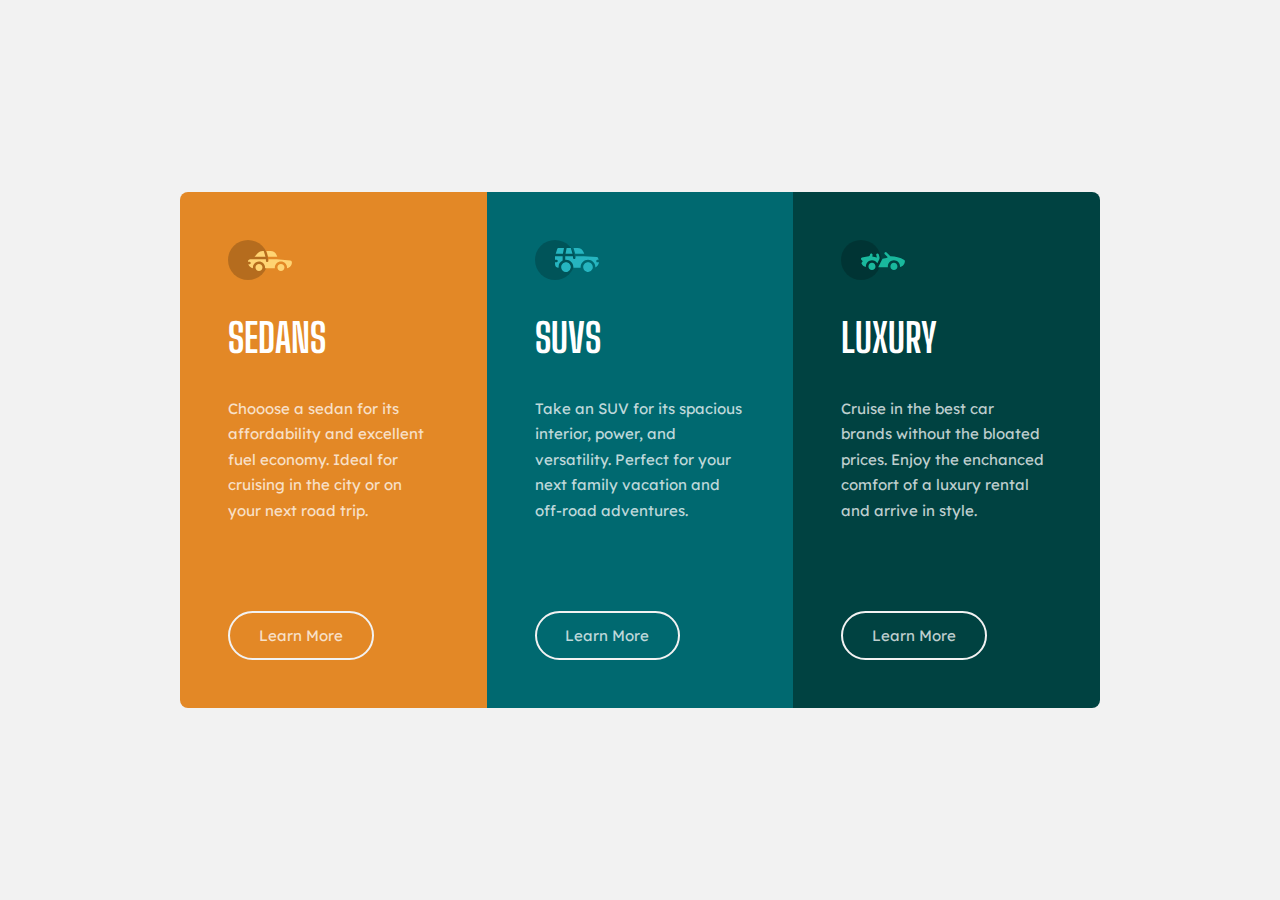
<file: 3-column-preview-card/index.html>
<!DOCTYPE html>
<html lang="en">
    <head>
        <meta charset="UTF-8" />
        <meta http-equiv="X-UA-Compatible" content="IE=edge" />
        <meta name="viewport" content="width=device-width, initial-scale=1.0" />
        <link rel="stylesheet" href="./css/style.css" />
        <title>Document</title>
    </head>
    <body>
        <main class="main">
            <div class="container">
                <div class="card-item card-item--sedan">
                    <img src="./images/icon-sedans.svg" alt="Sedans" />
                    <h1>Sedans</h1>
                    <p>
                        Chooose a sedan for its affordability and excellent fuel
                        economy. Ideal for cruising in the city or on your next
                        road trip.
                    </p>
                    <a href="#">Learn More</a>
                </div>
                <div class="card-item card-item--suvs">
                    <img src="./images/icon-suvs.svg" alt="Suvs" />
                    <h1>suvs</h1>
                    <p>
                        Take an SUV for its spacious interior, power, and
                        versatility. Perfect for your next family vacation and
                        off-road adventures.
                    </p>
                    <a href="#">Learn More</a>
                </div>
                <div class="card-item card-item--luxury">
                    <img src="./images/icon-luxury.svg" alt="Luxury" />
                    <h1>Luxury</h1>
                    <p>
                        Cruise in the best car brands without the bloated
                        prices. Enjoy the enchanced comfort of a luxury rental
                        and arrive in style.
                    </p>
                    <a href="#">Learn More</a>
                </div>
            </div>
        </main>
    </body>
</html>
</file>
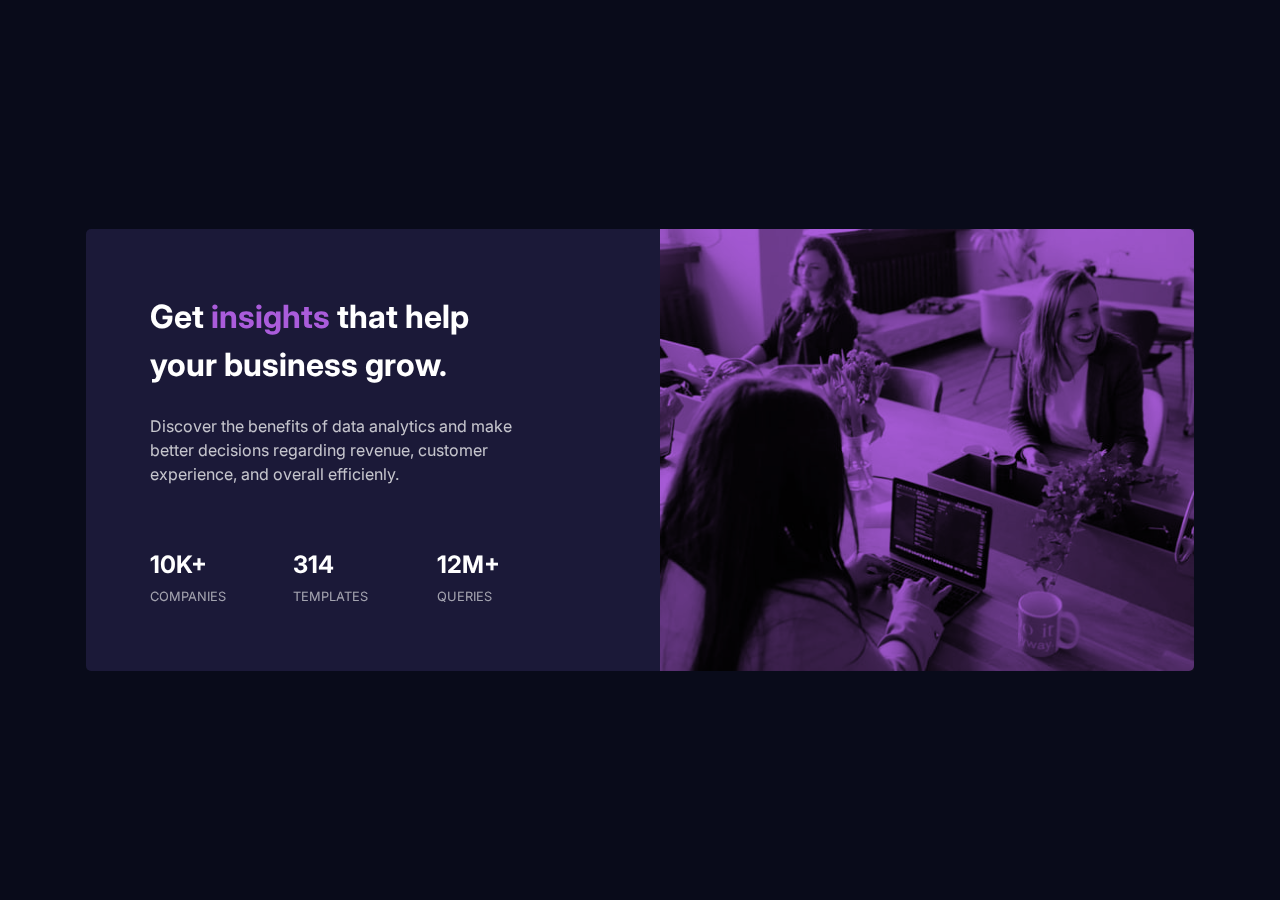
<file: card-component/index.html>
<!DOCTYPE html>
<html lang="en">
    <head>
        <meta charset="UTF-8" />
        <meta http-equiv="X-UA-Compatible" content="IE=edge" />
        <meta name="viewport" content="width=device-width, initial-scale=1.0" />

        <link rel="stylesheet" href="./css/style.css" />

        <title>Preview Card</title>
    </head>
    <body>
        <main class="main">
            <div class="card">
                <div class="card-content">
                    <h1>
                        Get <span>insights</span> that help your business grow.
                    </h1>
                    <p>
                        Discover the benefits of data analytics and make better
                        decisions regarding revenue, customer experience, and
                        overall efficienly.
                    </p>
                    <ul class="card-list">
                        <li>
                            <span>10k+</span>
                            <span>companies</span>
                        </li>
                        <li>
                            <span>314</span>
                            <span>templates</span>
                        </li>
                        <li>
                            <span>12m+</span>
                            <span>queries</span>
                        </li>
                    </ul>
                </div>
                <div class="card-image">
                    <img src="./images/image-header-desktop.jpg" alt="" />
                </div>
            </div>
        </main>
    </body>
</html>
</file>
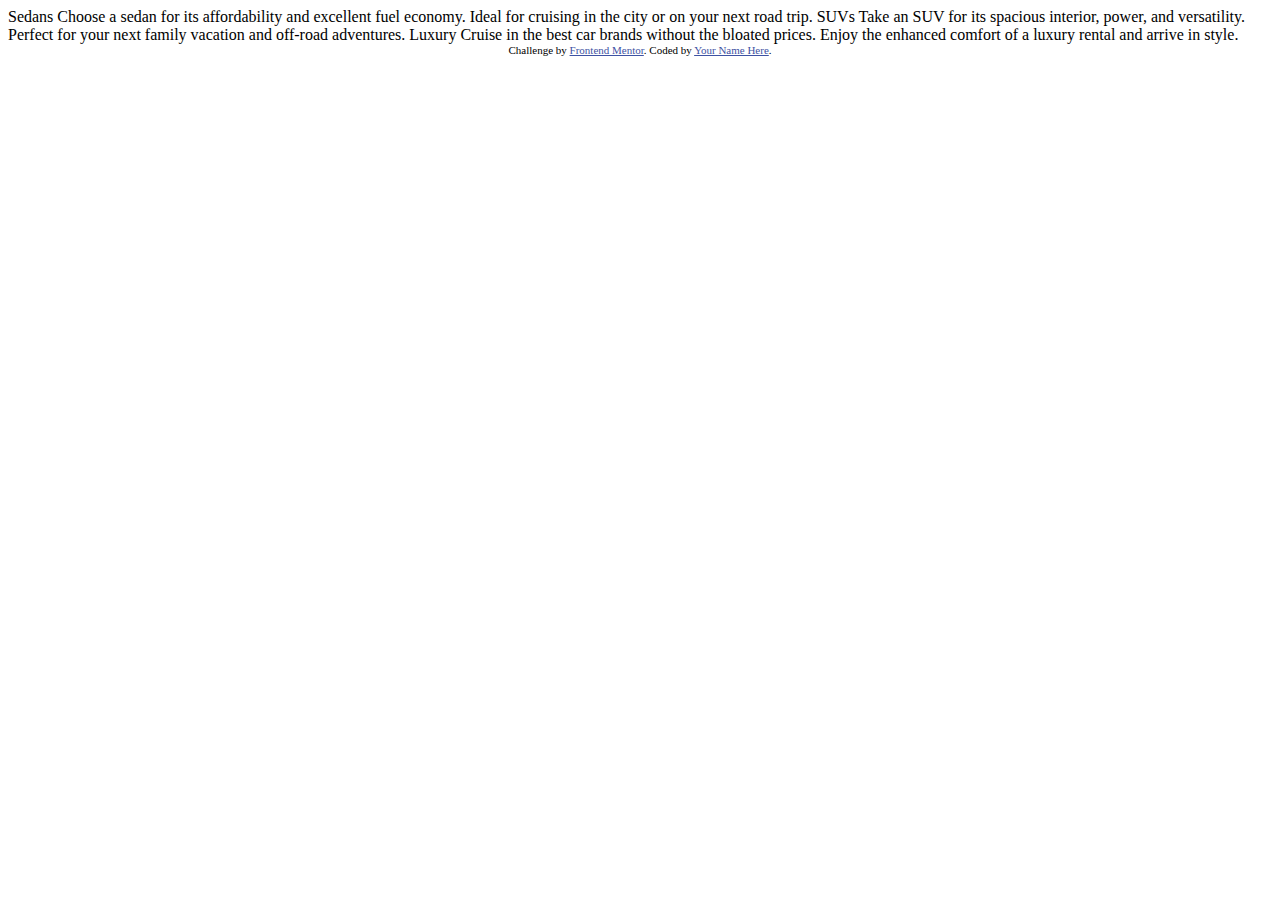
<file: 3-column-preview-card/3-column-preview-card-component-main/index.html>
<!DOCTYPE html>
<html lang="en">
<head>
  <meta charset="UTF-8">
  <meta name="viewport" content="width=device-width, initial-scale=1.0"> <!-- displays site properly based on user's device -->

  <link rel="icon" type="image/png" sizes="32x32" href="./images/favicon-32x32.png">
  
  <title>Frontend Mentor | 3-column preview card component</title>

  <!-- Feel free to remove these styles or customise in your own stylesheet 👍 -->
  <style>
    .attribution { font-size: 11px; text-align: center; }
    .attribution a { color: hsl(228, 45%, 44%); }
  </style>
</head>
<body>
  
  Sedans
  Choose a sedan for its affordability and excellent fuel economy. Ideal for cruising in the city 
  or on your next road trip.

  SUVs
  Take an SUV for its spacious interior, power, and versatility. Perfect for your next family vacation 
  and off-road adventures.

  Luxury
  Cruise in the best car brands without the bloated prices. Enjoy the enhanced comfort of a luxury 
  rental and arrive in style.
  
  <div class="attribution">
    Challenge by <a href="https://www.frontendmentor.io?ref=challenge" target="_blank">Frontend Mentor</a>. 
    Coded by <a href="#">Your Name Here</a>.
  </div>
</body>
</html>
</file>
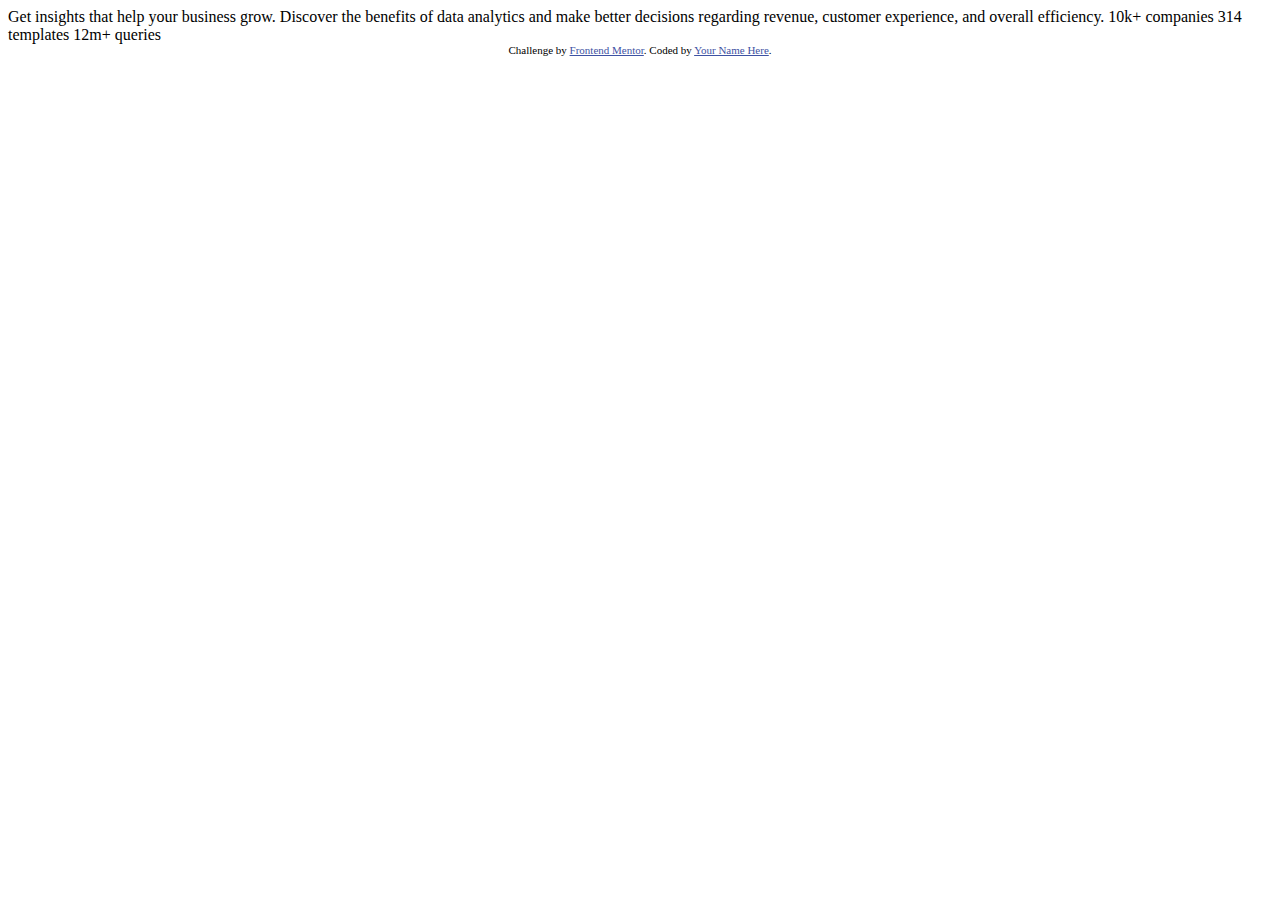
<file: card-component/stats-preview-card-component-main/index.html>
<!DOCTYPE html>
<html lang="en">
<head>
  <meta charset="UTF-8">
  <meta name="viewport" content="width=device-width, initial-scale=1.0"> <!-- displays site properly based on user's device -->

  <link rel="icon" type="image/png" sizes="32x32" href="./images/favicon-32x32.png">
  
  <title>Frontend Mentor | Stats preview card component</title>

  <!-- Feel free to remove these styles or customise in your own stylesheet 👍 -->
  <style>
    .attribution { font-size: 11px; text-align: center; }
    .attribution a { color: hsl(228, 45%, 44%); }
  </style>
</head>
<body>

  Get insights that help your business grow.

  Discover the benefits of data analytics and make better decisions regarding revenue, customer 
  experience, and overall efficiency.

  10k+ companies
  314 templates
  12m+ queries

  <div class="attribution">
    Challenge by <a href="https://www.frontendmentor.io?ref=challenge" target="_blank">Frontend Mentor</a>. 
    Coded by <a href="#">Your Name Here</a>.
  </div>
</body>
</html>
</file>
<file: card-component/css/style.css>
@import url("https://fonts.googleapis.com/css2?family=Inter:wght@400;700&display=swap");

:root {
    /* primary colors scheme*/
    --very-dark-blue: hsl(233, 47%, 7%);
    --dark-desaturated-blue: hsl(244, 38%, 16%);
    --soft-violet: hsl(277, 64%, 61%);
    --white: hsl(0, 0%, 100%);
    --main-paragraph: hsla(0, 0%, 100%, 0.75);
    --stat-headings: hsla(0, 0%, 100%, 0.6);
    --body-copy: 15px;
    --inter: "Inter", sans-serif;
}

* {
    box-sizing: border-box;
    margin: 0;
    padding: 0;
    list-style: none;
    text-decoration: none;
    font-family: var(--inter);
}

body {
    background-color: var(--very-dark-blue);
}

img {
    display: block;
    max-width: 100%;
}

.main {
    display: grid;
    place-content: center;
    height: 100vh;
    width: 100vw;
    background-color: var(--very-dark-blue);
}

.card {
    display: grid;
    grid-template-columns: repeat(2, 1fr);
    grid-template-areas: "content image";
    gap: 2.5rem;
    max-width: 1108px;
    width: 100%;
    background-color: var(--dark-desaturated-blue);
    color: var(--main-paragraph);
    justify-content: center;
    border-radius: 5px 0px 0px 5px;
}

.card-content {
    grid-area: content;
    display: grid;
    padding: 4rem;
}

.card-content h1 {
    color: var(--white);
    line-height: 1.5;
    max-width: 17ch;
    margin-bottom: 20px;
}

.card-content h1 span {
    color: var(--soft-violet);
}

.card-content p {
    max-width: 40ch;
    font-weight: 400;
    line-height: 1.5;
    margin-bottom: 60px;
}

.card-image {
    grid-template-areas: image;
    background-color: var(--soft-violet);
    border-radius: 0 5px 5px 0;
}

.card-image img {
    mix-blend-mode: multiply;
    object-fit: cover;
    background-size: cover;
}

.card-list {
    display: grid;
    grid-template-columns: repeat(3, 1fr);
    gap: 1.5rem;
    justify-content: space-between;
    text-transform: uppercase;
}

.card-list li {
    display: grid;
    gap: 0.5rem;
    grid-template-columns: 1fr;
    font-size: 0.8rem !important;
    font-weight: 400;
    color: var(--stat-headings);
}

.card-list li span:first-child {
    font-size: 1.5rem;
    font-weight: 700;
    color: var(--white);
}

@media (max-width: 1060px) {
    .card {
        grid-template-areas: "image" "content";
        grid-template-columns: 1fr;
        gap: 10px;
        border-radius: 0 0 5px 5px;
    }

    .card-content {
        padding: 1rem;
        text-align: center;
        justify-items: center;
    }

    .card-content p {
        margin-bottom: 30px;
    }

    .card-image {
        display: inline-block;
        border-radius: 5px 5px 0px 0;
    }
    .card-list {
        grid-template-columns: 1fr;
    }
}

@media (max-width: 560px) {
    .card {
        max-width: 375px;
    }

    .card-content {
        padding: 1.5rem;
    }
}
</file>
<file: 3-column-preview-card/css/style.css>
@import url(./reset.css);
@import url("https://fonts.googleapis.com/css2?family=Big+Shoulders+Display:wght@700&family=Lexend+Deca&display=swap");

:root {
    --bright-orange: hsl(31, 77%, 52%);
    --dark-cyan: hsl(184, 100%, 22%);
    --very-dark-cyan: hsl(179, 100%, 13%);
    --transparent-white: hsla(0, 0%, 100%, 0.75);
    --very-light-gray: hsl(0, 0%, 95%);
}

body {
    font-size: 0.938rem;
    font-family: "Lexend Deca", sans-serif;
}

.main {
    display: grid;
    min-height: 100%;
    place-items: center;
    padding: 1rem;
    color: white;
    background-color: var(--very-light-gray);
    box-sizing: border-box;
}

.container {
    width: 100%;
    max-width: 920px;
    display: grid;
    grid-template-columns: repeat(3, 1fr);
    border-radius: 1rem;
}

.card-item {
    display: flex;
    flex-direction: column;
    align-items: flex-start;
    justify-content: space-between;
    gap: 1.5rem;
    padding: 3rem;
}

.card-item:first-child {
    border-radius: 0.5rem 0 0 0.5rem;
}

.card-item:last-child {
    border-radius: 0 0.5rem 0.5rem 0;
}

.card-item h1 {
    text-transform: uppercase;
    font-family: "Big Shoulders Display", cursive;
    font-weight: 700;
    font-size: 2.5rem;
}

.card-item p {
    max-width: 23ch;

    color: var(--transparent-white);
    font-family: "Lexend Deca", sans-serif;
}

.card-item a {
    display: block;
    padding: 0.6rem 1.8rem;
    margin-top: 4rem;
    border-radius: 2.5rem;
    border: 2px solid var(--very-light-gray);
    color: var(--transparent-white);
}

.card-item a:hover {
    background-color: var(--very-light-gray);
    color: rgba(0, 0, 0, 0.9);
    mix-blend-mode: lighten;
}

.card-item--sedan {
    background-color: var(--bright-orange);
}
.card-item--suvs {
    background-color: var(--dark-cyan);
}
.card-item--luxury {
    background-color: var(--very-dark-cyan);
}

@media (max-width: 768px) {
    .container {
        grid-template-columns: 1fr;
        max-width: 375px;
    }

    .card-item:first-child {
        border-radius: 0.5rem 0.5rem 0 0;
    }

    .card-item:last-child {
        border-radius: 0 0 0.5rem 0.5rem;
    }
}
</file>
